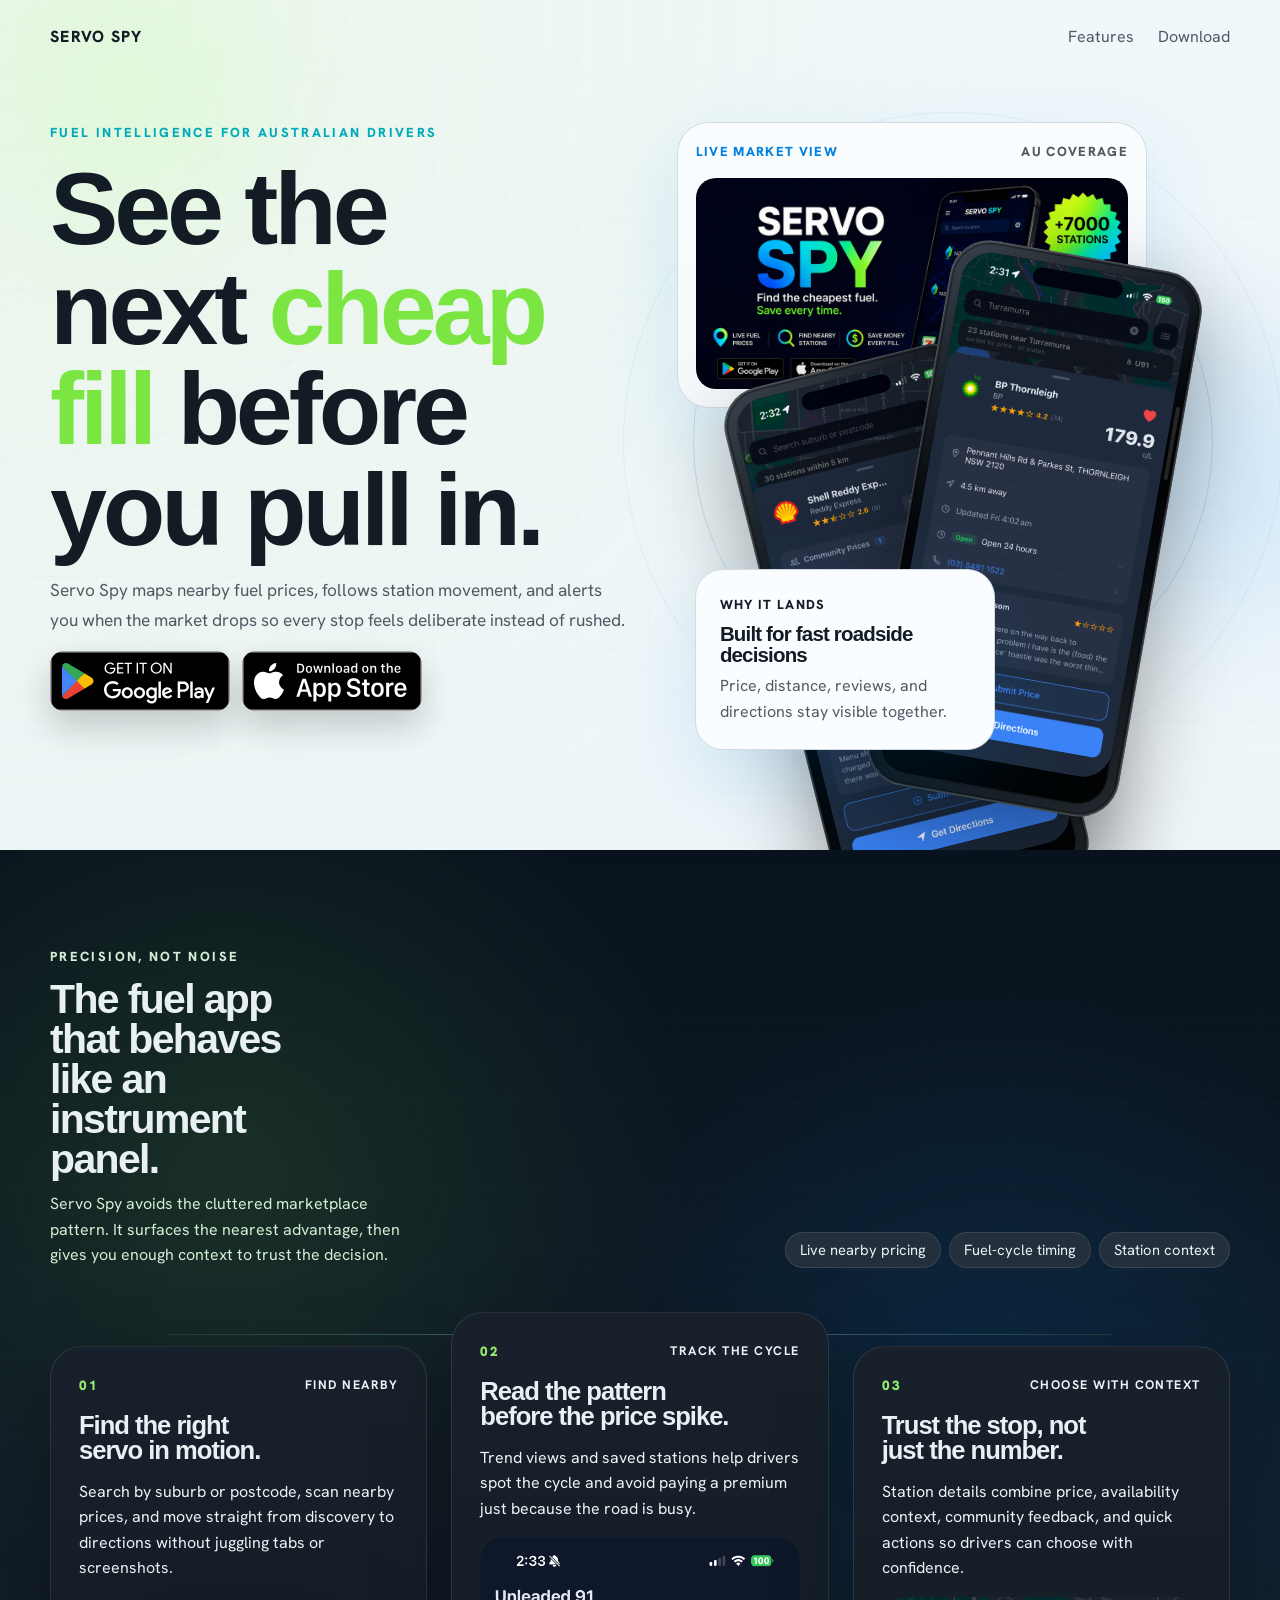
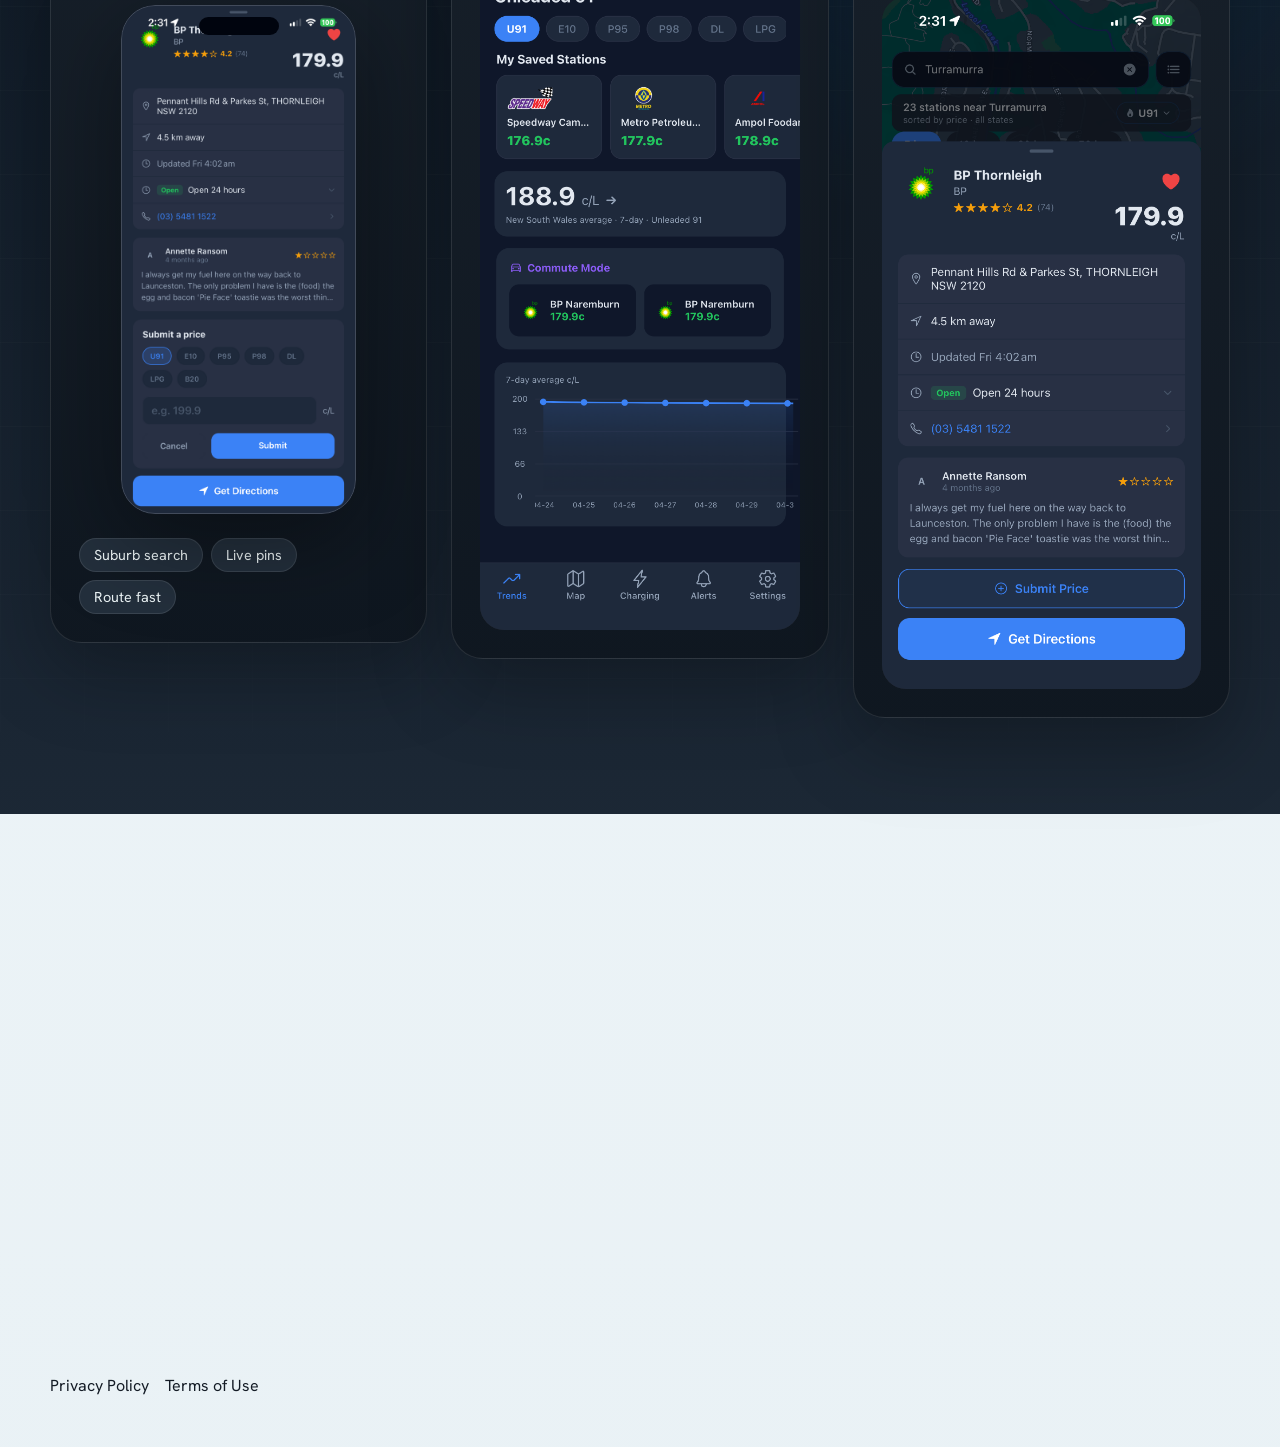
<file: index.html>
<!doctype html>
<html lang="en">
  <head>
    <meta charset="utf-8" />
    <meta name="viewport" content="width=device-width, initial-scale=1" />
    <title>Servo Spy | Find Cheaper Fuel Across Australia</title>
    <meta
      name="description"
      content="Servo Spy helps Australian drivers compare nearby fuel prices, watch market movement, and catch price drops before the next fill."
    />
    <meta property="og:title" content="Servo Spy" />
    <meta
      property="og:description"
      content="Fuel intelligence for Australian drivers. Compare nearby stations, track price movement, and save on every fill."
    />
    <meta property="og:image" content="./media/cover-graph.png" />
    <link rel="preconnect" href="https://fonts.googleapis.com" />
    <link rel="preconnect" href="https://fonts.gstatic.com" crossorigin />
    <link
      href="https://fonts.googleapis.com/css2?family=Archivo+Expanded:wght@600;700;800&amp;family=Hanken+Grotesk:wght@400;500;600;700;800&amp;display=swap"
      rel="stylesheet"
    />
    <link rel="stylesheet" href="./styles.css" />
  </head>
  <body class="landing-body">
    <div class="site-chrome" aria-hidden="true">
      <div class="site-glow site-glow-a"></div>
      <div class="site-glow site-glow-b"></div>
      <div class="site-grid"></div>
    </div>

    <header class="topbar page-shell">
      <a class="brand" href="./index.html" aria-label="Servo Spy home">
        
        <span>SERVO SPY</span>
      </a>
      <nav class="topnav" aria-label="Primary">
        <a href="#features">Features</a>
        <a href="#download">Download</a>
      </nav>
    </header>

    <main>
      <section class="hero page-shell">
        <div class="hero-copy" data-reveal>
          <p class="eyebrow">Fuel intelligence for Australian drivers</p>
          <h1>
            See the next
            <span class="accent-line">cheap fill</span>
            before you pull in.
          </h1>
          <p class="lede">
            Servo Spy maps nearby fuel prices, follows station movement, and alerts you when the
            market drops so every stop feels deliberate instead of rushed.
          </p>

          <div class="store-group" id="download">
            <a
              class="store-badge-link"
              href="https://play.google.com/store/apps/details?id=com.servostation.app"
              target="_blank"
              rel="noreferrer"
              aria-label="Get Servo Spy on Google Play"
            >
              <img src="./badges/playstore.svg" alt="Get it on Google Play" />
            </a>
            <a
              class="store-badge-link"
              href="https://apps.apple.com/au/app/servo-spy/id6764490878"
              aria-label="Download Servo Spy on the App Store"
              title="Replace with the final App Store listing URL before launch"
            >
              <img src="./badges/appstore.svg" alt="Download on the App Store" />
            </a>
          </div>
        </div>

        <div class="hero-visual" data-tilt data-reveal>
          <div class="hero-orbit orbit-a"></div>
          <div class="hero-orbit orbit-b"></div>

          <article class="signal-card signal-card-cover">
            <div class="signal-header">
              <span class="signal-pill">Live market view</span>
              <span class="signal-meta">AU coverage</span>
            </div>
            <img src="./media/cover-graph.png" alt="Servo Spy cover graphic" />
          </article>

          <div class="hero-device-stage" aria-hidden="true">
            <figure class="device-shell device-shell-left">
              <div class="device-rail"></div>
              <div class="device-notch"></div>
              <div class="device-screen">
                <img
                  src="./media/screen-community-price.png"
                  alt="Servo Spy screen showing community fuel prices and station information"
                />
              </div>
            </figure>

            <figure class="device-shell device-shell-right">
              <div class="device-rail"></div>
              <div class="device-notch"></div>
              <div class="device-screen">
                <img
                  src="./media/screen-station-detail.png"
                  alt="Servo Spy station detail screen showing pricing, reviews, and directions"
                />
              </div>
            </figure>
          </div>

          <div class="micro-card micro-card-trust">
            <span class="micro-label">Why it lands</span>
            <strong>Built for fast roadside decisions</strong>
            <p>Price, distance, reviews, and directions stay visible together.</p>
          </div>
        </div>
      </section>

      <section class="section section-dark" id="features">
        <div class="page-shell feature-intro feature-intro-compact" data-reveal>
          <div class="feature-intro-copy">
            <p class="eyebrow">Precision, not noise</p>
            <h2>The fuel app that behaves like an instrument panel.</h2>
            <p>
              Servo Spy avoids the cluttered marketplace pattern. It surfaces the nearest
              advantage, then gives you enough context to trust the decision.
            </p>
          </div>
          <div class="feature-intro-points" aria-hidden="true">
            <span>Live nearby pricing</span>
            <span>Fuel-cycle timing</span>
            <span>Station context</span>
          </div>
        </div>

        <div class="page-shell feature-sequence" data-reveal>
          <div class="feature-sequence-line" aria-hidden="true"></div>

          <article class="feature-step feature-step-map">
            <div class="feature-step-head">
              <span class="feature-step-num">01</span>
              <span class="feature-step-tag">Find nearby</span>
            </div>
            <h3>Find the right servo in motion.</h3>
            <p>
              Search by suburb or postcode, scan nearby prices, and move straight from discovery
              to directions without juggling tabs or screenshots.
            </p>
            <figure class="feature-phone-frame">
              <div class="device device-phone">
                <div class="device-chrome"></div>
                <img
                  src="./media/screen-map-search.png"
                  alt="Servo Spy map search screen with nearby station prices"
                />
              </div>
            </figure>
            <div class="feature-step-footer">
              <span>Suburb search</span>
              <span>Live pins</span>
              <span>Route fast</span>
            </div>
          </article>

          <article class="feature-step feature-step-trends">
            <div class="feature-step-head">
              <span class="feature-step-num">02</span>
              <span class="feature-step-tag">Track the cycle</span>
            </div>
            <h3>Read the pattern before the price spike.</h3>
            <p>
              Trend views and saved stations help drivers spot the cycle and avoid paying a
              premium just because the road is busy.
            </p>
            <div class="feature-tablet-frame">
              <img
                src="./media/screen-trends.png"
                alt="Servo Spy trends screen showing saved stations and pricing trends"
              />
            </div>
          </article>

          <article class="feature-step feature-step-map">
            <div class="feature-step-head">
              <span class="feature-step-num">03</span>
              <span class="feature-step-tag">Choose with context</span>
            </div>
            <h3>Trust the stop, not just the number.</h3>
            <p>
              Station details combine price, availability context, community feedback, and quick
              actions so drivers can choose with confidence.
            </p>
           
            <div class="feature-mini-shot">
              <img
                src="./media/screen-station-detail.png"
                alt="Servo Spy station detail screen showing pricing, reviews, and directions"
              />
            </div>
          </article>
        </div>
      </section>

      <section class="cta-section" id="download">
        <div class="page-shell download-stage">
        

          <div class="cta-shell" data-reveal>
            <div class="cta-copy">
              <p class="eyebrow">Download Servo Spy</p>
              <h2>Fuel savings feel better when the decision is already made.</h2>
              <p class="lede">
                Put live prices, station context, and price-drop awareness in your pocket before
                the next refill.
              </p>
            </div>
            <div class="cta-actions">
              <a
                class="store-badge-link"
                href="https://play.google.com/store/apps/details?id=com.servostation.app"
                target="_blank"
                rel="noreferrer"
                aria-label="Get Servo Spy on Google Play"
              >
                <img src="./badges/playstore.svg" alt="Get it on Google Play" />
              </a>
              <a
                class="store-badge-link"
                href="https://apps.apple.com/au/app/servo-spy/id6764490878"
                aria-label="Download Servo Spy on the App Store"
                title="Replace with the final App Store listing URL before launch"
              >
                <img src="./badges/appstore.svg" alt="Download on the App Store" />
              </a>
            </div>
          </div>
        </div>
      </section>
    </main>

    <footer class="footer page-shell">
      
      <nav class="footer-nav" aria-label="Legal">
        <a href="./privacy.html">Privacy Policy</a>
        <a href="./terms.html">Terms of Use</a>
      </nav>
    </footer>

    <script src="./landing.js"></script>
  </body>
</html>
</file>
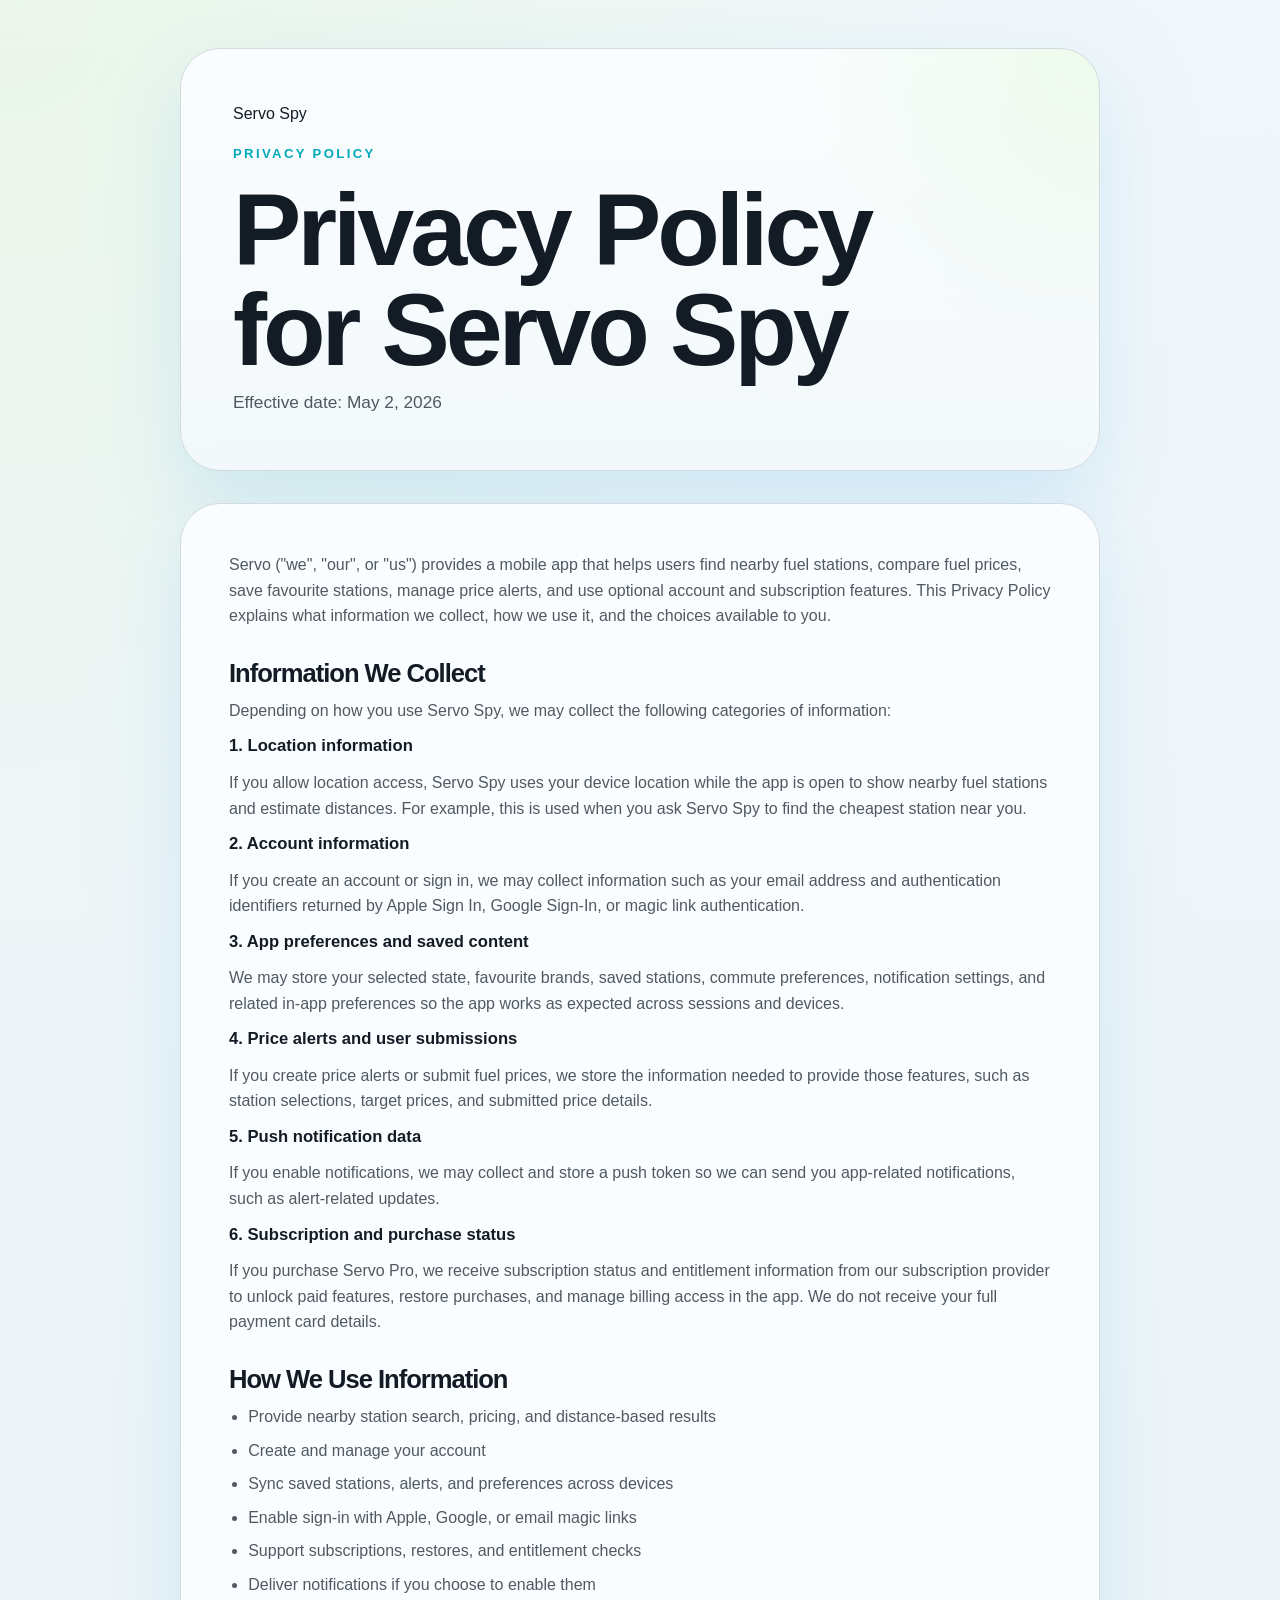
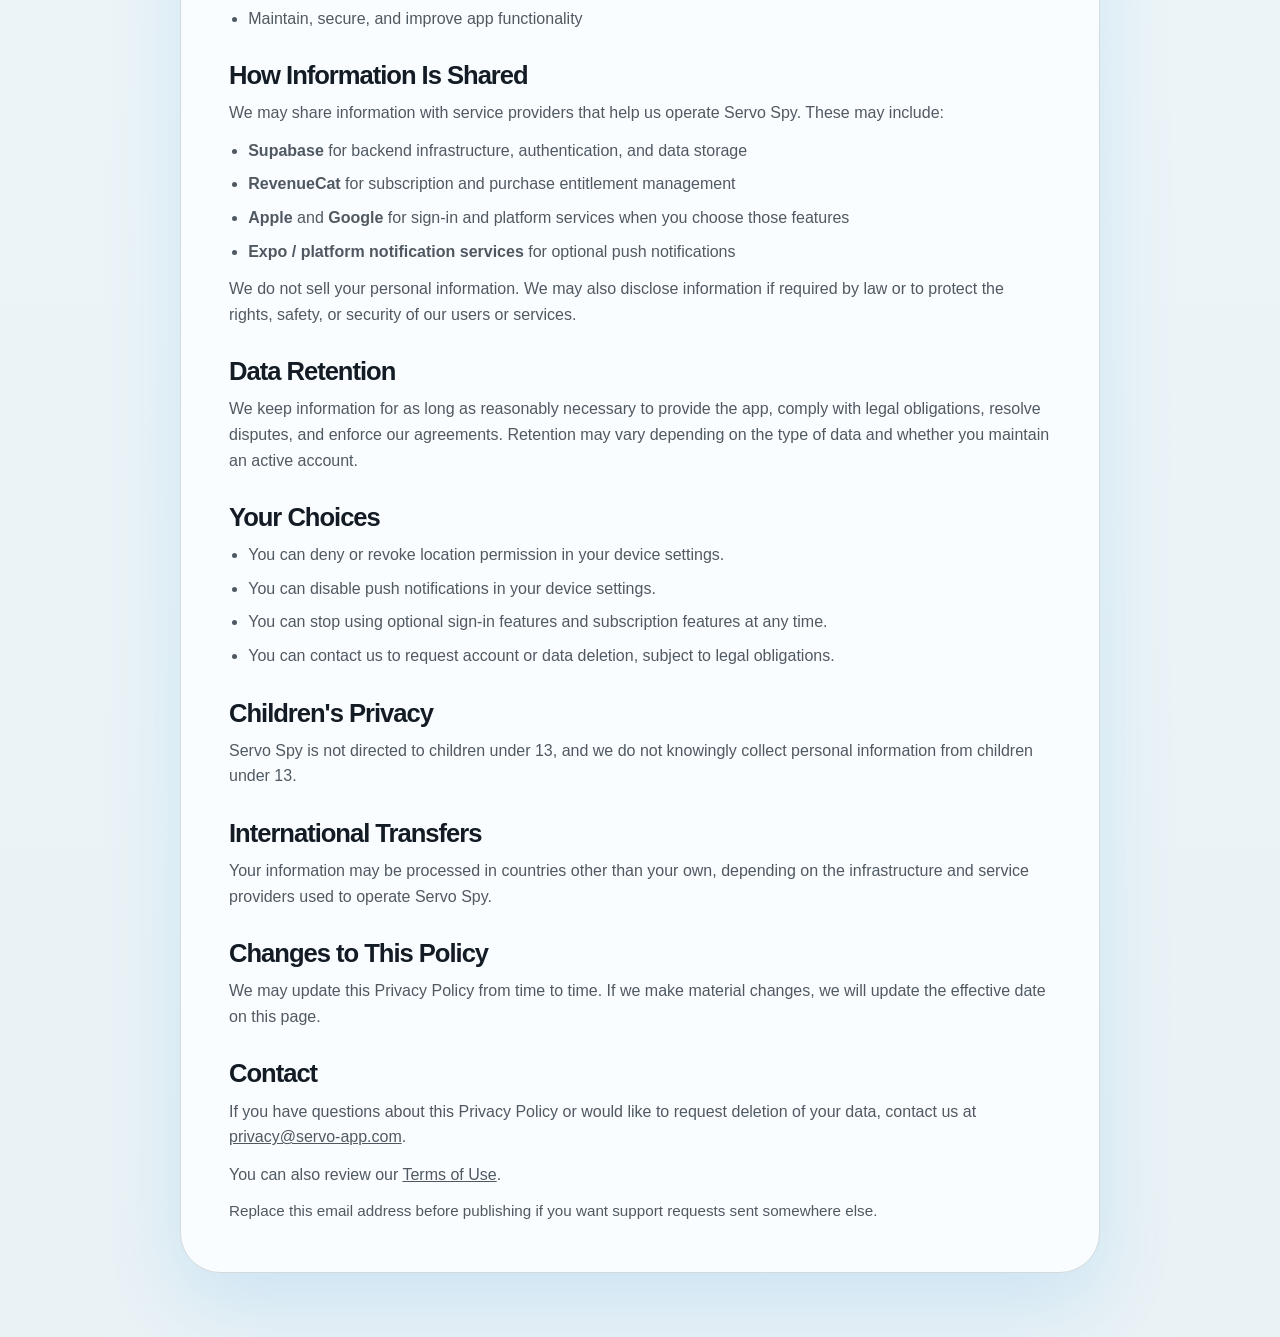
<file: privacy.html>
<!doctype html>
<html lang="en">
  <head>
    <meta charset="utf-8" />
    <meta name="viewport" content="width=device-width, initial-scale=1" />
    <title>Servo Spy Privacy Policy</title>
    <meta
      name="description"
      content="Privacy Policy for Servo Spy, the fuel price and station finder app."
    />
    <link rel="stylesheet" href="./styles.css" />
  </head>
  <body>
    <div class="page-shell page-shell-policy">
      <header class="policy-header">
        <a class="back-link" href="./index.html">Servo  Spy</a>
        <p class="eyebrow">Privacy Policy</p>
        <h1>Privacy Policy for Servo Spy</h1>
        <p class="lede policy-meta">Effective date: May 2, 2026</p>
      </header>

      <main class="policy-layout">
        <article class="policy">
          <section>
            <p>
              Servo ("we", "our", or "us") provides a mobile app that helps users find nearby fuel
              stations, compare fuel prices, save favourite stations, manage price alerts, and use
              optional account and subscription features. This Privacy Policy explains what
              information we collect, how we use it, and the choices available to you.
            </p>
          </section>

          <section>
            <h2>Information We Collect</h2>
            <p>Depending on how you use Servo Spy, we may collect the following categories of information:</p>
            <h3>1. Location information</h3>
            <p>
              If you allow location access, Servo Spy uses your device location while the app is open
              to show nearby fuel stations and estimate distances. For example, this is used when
              you ask Servo Spy to find the cheapest station near you.
            </p>
            <h3>2. Account information</h3>
            <p>
              If you create an account or sign in, we may collect information such as your email
              address and authentication identifiers returned by Apple Sign In, Google Sign-In, or
              magic link authentication.
            </p>
            <h3>3. App preferences and saved content</h3>
            <p>
              We may store your selected state, favourite brands, saved stations, commute
              preferences, notification settings, and related in-app preferences so the app works
              as expected across sessions and devices.
            </p>
            <h3>4. Price alerts and user submissions</h3>
            <p>
              If you create price alerts or submit fuel prices, we store the information needed to
              provide those features, such as station selections, target prices, and submitted
              price details.
            </p>
            <h3>5. Push notification data</h3>
            <p>
              If you enable notifications, we may collect and store a push token so we can send you
              app-related notifications, such as alert-related updates.
            </p>
            <h3>6. Subscription and purchase status</h3>
            <p>
              If you purchase Servo Pro, we receive subscription status and entitlement information
              from our subscription provider to unlock paid features, restore purchases, and manage
              billing access in the app. We do not receive your full payment card details.
            </p>
          </section>

          <section>
            <h2>How We Use Information</h2>
            <ul class="list">
              <li>Provide nearby station search, pricing, and distance-based results</li>
              <li>Create and manage your account</li>
              <li>Sync saved stations, alerts, and preferences across devices</li>
              <li>Enable sign-in with Apple, Google, or email magic links</li>
              <li>Support subscriptions, restores, and entitlement checks</li>
              <li>Deliver notifications if you choose to enable them</li>
              <li>Maintain, secure, and improve app functionality</li>
            </ul>
          </section>

          <section>
            <h2>How Information Is Shared</h2>
            <p>
              We may share information with service providers that help us operate Servo Spy. These may
              include:
            </p>
            <ul class="list">
              <li>
                <strong>Supabase</strong> for backend infrastructure, authentication, and data
                storage
              </li>
              <li>
                <strong>RevenueCat</strong> for subscription and purchase entitlement management
              </li>
              <li>
                <strong>Apple</strong> and <strong>Google</strong> for sign-in and platform
                services when you choose those features
              </li>
              <li>
                <strong>Expo / platform notification services</strong> for optional push
                notifications
              </li>
            </ul>
            <p>
              We do not sell your personal information. We may also disclose information if
              required by law or to protect the rights, safety, or security of our users or
              services.
            </p>
          </section>

          <section>
            <h2>Data Retention</h2>
            <p>
              We keep information for as long as reasonably necessary to provide the app, comply
              with legal obligations, resolve disputes, and enforce our agreements. Retention may
              vary depending on the type of data and whether you maintain an active account.
            </p>
          </section>

          <section>
            <h2>Your Choices</h2>
            <ul class="list">
              <li>You can deny or revoke location permission in your device settings.</li>
              <li>You can disable push notifications in your device settings.</li>
              <li>You can stop using optional sign-in features and subscription features at any time.</li>
              <li>You can contact us to request account or data deletion, subject to legal obligations.</li>
            </ul>
          </section>

          <section>
            <h2>Children's Privacy</h2>
            <p>
              Servo Spy is not directed to children under 13, and we do not knowingly collect personal
              information from children under 13.
            </p>
          </section>

          <section>
            <h2>International Transfers</h2>
            <p>
              Your information may be processed in countries other than your own, depending on the
              infrastructure and service providers used to operate Servo Spy.
            </p>
          </section>

          <section>
            <h2>Changes to This Policy</h2>
            <p>
              We may update this Privacy Policy from time to time. If we make material changes, we
              will update the effective date on this page.
            </p>
          </section>

          <section>
            <h2>Contact</h2>
            <p>
              If you have questions about this Privacy Policy or would like to request deletion of
              your data, contact us at
              <a href="mailto:privacy@servo-app.com">privacy@servo-app.com</a>.
            </p>
            <p>
              You can also review our <a href="./terms.html">Terms of Use</a>.
            </p>
            <p class="note">
              Replace this email address before publishing if you want support requests sent
              somewhere else.
            </p>
          </section>
        </article>
      </main>
    </div>
  </body>
</html>
</file>
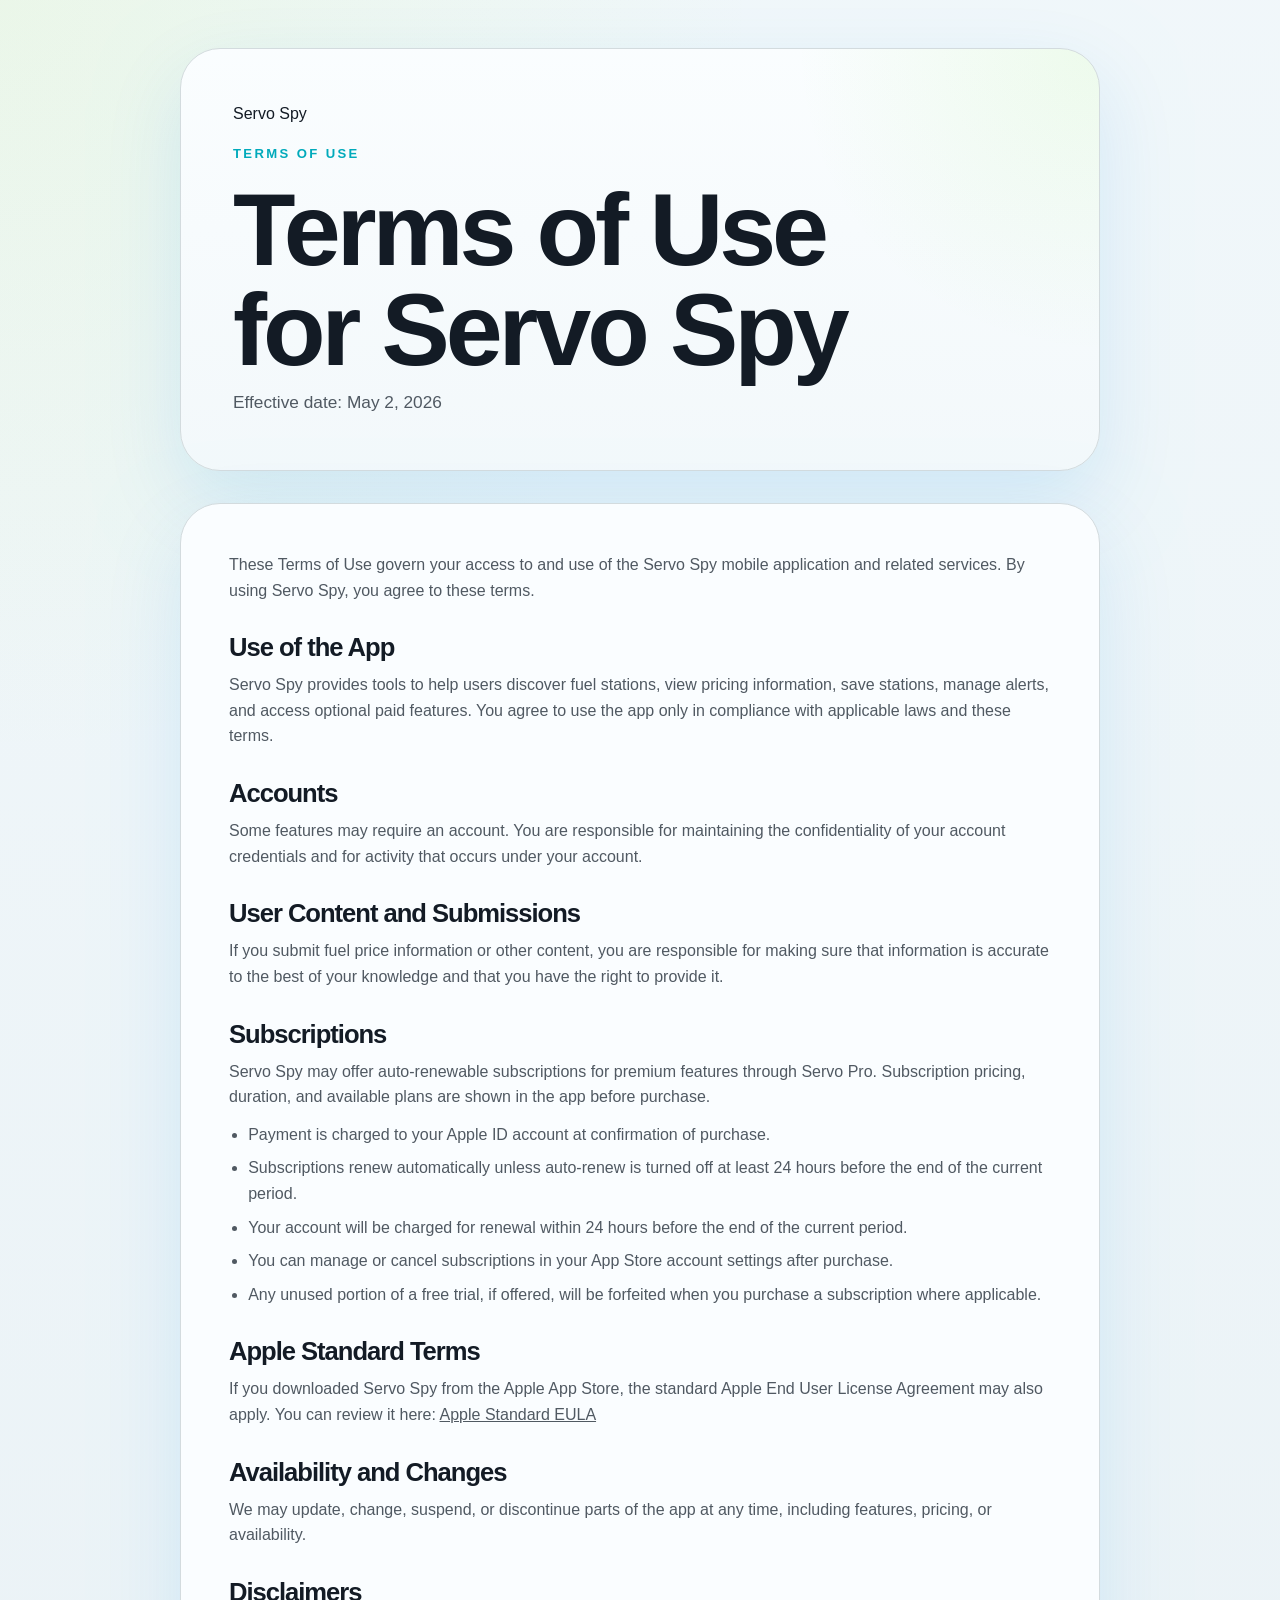
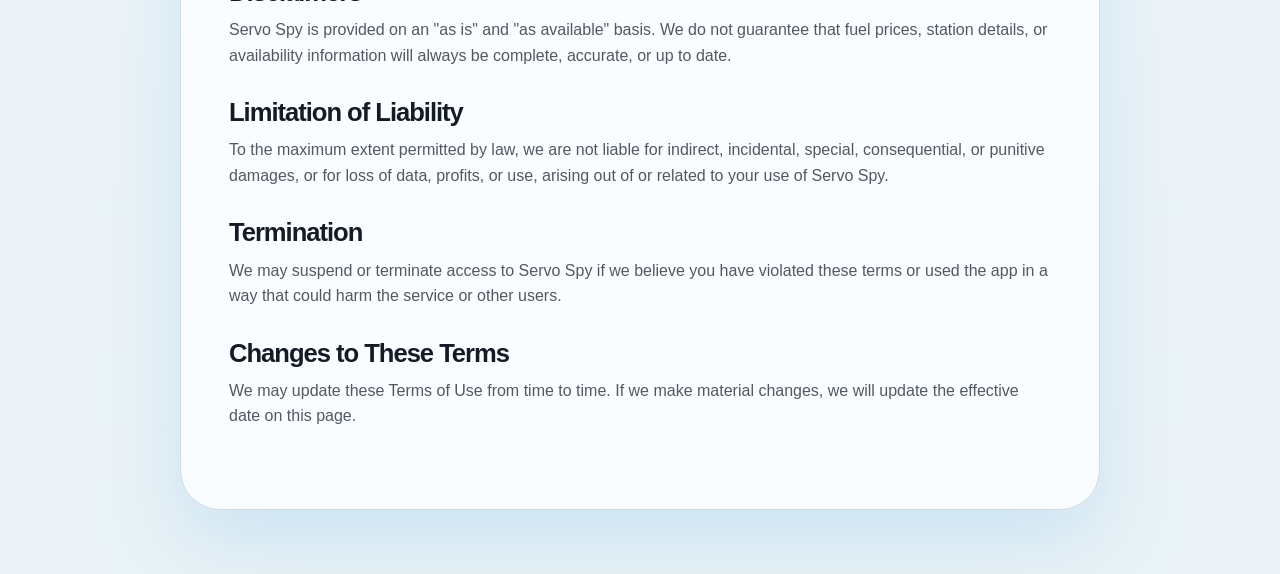
<file: terms.html>
<!doctype html>
<html lang="en">
  <head>
    <meta charset="utf-8" />
    <meta name="viewport" content="width=device-width, initial-scale=1" />
    <title>Servo Spy Terms of Use</title>
    <meta
      name="description"
      content="Terms of Use for Servo Spy, the fuel price and station finder app."
    />
    <link rel="stylesheet" href="./styles.css" />
  </head>
  <body>
    <div class="page-shell page-shell-policy">
      <header class="policy-header">
        <a class="back-link" href="./index.html">Servo Spy</a>
        <p class="eyebrow">Terms of Use</p>
        <h1>Terms of Use for Servo Spy</h1>
        <p class="lede policy-meta">Effective date: May 2, 2026</p>
      </header>

      <main class="policy-layout">
        <article class="policy">
          <section>
            <p>
              These Terms of Use govern your access to and use of the Servo Spy mobile application
              and related services. By using Servo Spy, you agree to these terms.
            </p>
          </section>

          <section>
            <h2>Use of the App</h2>
            <p>
              Servo Spy provides tools to help users discover fuel stations, view pricing
              information, save stations, manage alerts, and access optional paid features. You
              agree to use the app only in compliance with applicable laws and these terms.
            </p>
          </section>

          <section>
            <h2>Accounts</h2>
            <p>
              Some features may require an account. You are responsible for maintaining the
              confidentiality of your account credentials and for activity that occurs under your
              account.
            </p>
          </section>

          <section>
            <h2>User Content and Submissions</h2>
            <p>
              If you submit fuel price information or other content, you are responsible for making
              sure that information is accurate to the best of your knowledge and that you have the
              right to provide it.
            </p>
          </section>

          <section>
            <h2>Subscriptions</h2>
            <p>
              Servo Spy may offer auto-renewable subscriptions for premium features through Servo
              Pro. Subscription pricing, duration, and available plans are shown in the app before
              purchase.
            </p>
            <ul class="list">
              <li>Payment is charged to your Apple ID account at confirmation of purchase.</li>
              <li>
                Subscriptions renew automatically unless auto-renew is turned off at least 24 hours
                before the end of the current period.
              </li>
              <li>
                Your account will be charged for renewal within 24 hours before the end of the
                current period.
              </li>
              <li>
                You can manage or cancel subscriptions in your App Store account settings after
                purchase.
              </li>
              <li>
                Any unused portion of a free trial, if offered, will be forfeited when you purchase
                a subscription where applicable.
              </li>
            </ul>
          </section>

          <section>
            <h2>Apple Standard Terms</h2>
            <p>
              If you downloaded Servo Spy from the Apple App Store, the standard Apple End User
              License Agreement may also apply. You can review it here:
              <a href="https://www.apple.com/legal/internet-services/itunes/dev/stdeula/">
                Apple Standard EULA
              </a>
            </p>
          </section>

          <section>
            <h2>Availability and Changes</h2>
            <p>
              We may update, change, suspend, or discontinue parts of the app at any time,
              including features, pricing, or availability.
            </p>
          </section>

          <section>
            <h2>Disclaimers</h2>
            <p>
              Servo Spy is provided on an "as is" and "as available" basis. We do not guarantee
              that fuel prices, station details, or availability information will always be
              complete, accurate, or up to date.
            </p>
          </section>

          <section>
            <h2>Limitation of Liability</h2>
            <p>
              To the maximum extent permitted by law, we are not liable for indirect, incidental,
              special, consequential, or punitive damages, or for loss of data, profits, or use,
              arising out of or related to your use of Servo Spy.
            </p>
          </section>

          <section>
            <h2>Termination</h2>
            <p>
              We may suspend or terminate access to Servo Spy if we believe you have violated these
              terms or used the app in a way that could harm the service or other users.
            </p>
          </section>

          <section>
            <h2>Changes to These Terms</h2>
            <p>
              We may update these Terms of Use from time to time. If we make material changes, we
              will update the effective date on this page.
            </p>
          </section>

           <section> <!--
            <h2>Contact</h2>
            <p>
              If you have questions about these Terms of Use, contact us at
              <a href="mailto:privacy@servo-app.com">privacy@servo-app.com</a>.
            </p>
            <p>
              You can also review our <a href="./privacy.html">Privacy Policy</a>.
            </p>
         -->
          </section>
        </article>
      </main>
    </div>
  </body>
</html>
</file>
<file: styles.css>
:root {
  color-scheme: light;
  --bg: oklch(0.972 0.008 228);
  --bg-soft: oklch(0.955 0.01 228);
  --surface: oklch(0.992 0.004 228);
  --surface-strong: oklch(0.27 0.03 252);
  --surface-stronger: oklch(0.18 0.028 252);
  --surface-panel: oklch(0.22 0.024 252);
  --ink: oklch(0.22 0.022 250);
  --ink-soft: oklch(0.46 0.018 248);
  --ink-inverse: oklch(0.95 0.01 220);
  --line: oklch(0.87 0.011 228);
  --line-strong: oklch(0.38 0.026 248 / 0.55);
  --petrol-blue: oklch(0.58 0.19 244);
  --signal-green: oklch(0.83 0.22 137);
  --signal-orange: oklch(0.73 0.19 58);
  --signal-lime: oklch(0.89 0.2 128);
  --shadow-soft: 0 30px 80px color-mix(in oklab, var(--petrol-blue) 13%, transparent);
  --shadow-panel: 0 28px 90px color-mix(in oklab, black 36%, transparent);
  --radius-sm: 18px;
  --radius-md: 28px;
  --radius-lg: 40px;
  --space-1: 4px;
  --space-2: 8px;
  --space-3: 12px;
  --space-4: 16px;
  --space-5: 24px;
  --space-6: 32px;
  --space-7: 48px;
  --space-8: 64px;
  --space-9: 96px;
  --max: 1180px;
}

* {
  box-sizing: border-box;
}

html {
  min-height: 100%;
  scroll-behavior: smooth;
  background:
    radial-gradient(circle at top left, color-mix(in oklab, var(--signal-lime) 10%, transparent), transparent 30%),
    linear-gradient(180deg, var(--bg), var(--bg-soft));
}

body {
  margin: 0;
  min-height: 100%;
  color: var(--ink);
  font-family: "Hanken Grotesk", sans-serif;
  line-height: 1.6;
  background: transparent;
}

img {
  display: block;
  max-width: 100%;
}

a {
  color: inherit;
}

h1,
h2,
h3 {
  margin: 0;
  font-family: "Archivo Expanded", sans-serif;
  font-weight: 700;
  line-height: 0.98;
  letter-spacing: -0.04em;
  text-wrap: balance;
}

p {
  margin: 0;
}

.page-shell {
  position: relative;
  width: min(calc(100% - 32px), var(--max));
  margin: 0 auto;
}

.landing-body {
  overflow-x: clip;
}

.site-chrome {
  position: fixed;
  inset: 0;
  z-index: -1;
  overflow: clip;
  pointer-events: none;
}

.site-glow {
  position: absolute;
  border-radius: 999px;
  filter: blur(42px);
  opacity: 0.7;
}

.site-glow-a {
  top: -120px;
  left: -80px;
  width: 420px;
  height: 420px;
  background: radial-gradient(circle, color-mix(in oklab, var(--signal-green) 30%, white), transparent 70%);
}

.site-glow-b {
  top: 30%;
  right: -140px;
  width: 420px;
  height: 420px;
  background: radial-gradient(circle, color-mix(in oklab, var(--petrol-blue) 28%, white), transparent 72%);
}

.site-grid {
  position: absolute;
  inset: 0;
  background-image:
    linear-gradient(color-mix(in oklab, var(--petrol-blue) 10%, transparent) 1px, transparent 1px),
    linear-gradient(90deg, color-mix(in oklab, var(--petrol-blue) 8%, transparent) 1px, transparent 1px);
  background-size: 72px 72px;
  opacity: 0.16;
  mask-image: linear-gradient(180deg, transparent, black 18%, black 76%, transparent);
}

.topbar {
  display: flex;
  align-items: center;
  justify-content: space-between;
  gap: var(--space-5);
  padding-top: var(--space-5);
}

.brand {
  display: inline-flex;
  align-items: center;
  gap: var(--space-3);
  text-decoration: none;
  font-weight: 800;
  letter-spacing: 0.08em;
}

.brand img {
  width: 38px;
  height: 38px;
  object-fit: contain;
}

.topnav {
  display: inline-flex;
  align-items: center;
  gap: var(--space-5);
  color: var(--ink-soft);
}

.topnav a {
  text-decoration: none;
}

.hero {
  display: grid;
  grid-template-columns: minmax(0, 1.02fr) minmax(320px, 0.98fr);
  gap: clamp(28px, 4vw, 56px);
  align-items: start;
  padding: clamp(40px, 6vw, 72px) 0 clamp(52px, 7vw, 88px);
}

.hero-copy {
  display: grid;
  gap: var(--space-4);
}

.eyebrow {
  color: color-mix(in oklab, var(--petrol-blue) 64%, var(--signal-green));
  font-size: 0.82rem;
  font-weight: 800;
  letter-spacing: 0.18em;
  text-transform: uppercase;
}

.hero h1,
.policy-header h1 {
  max-width: 10ch;
  font-size: clamp(3.6rem, 8vw, 7.2rem);
}

.accent-line {
  color: var(--signal-green);
}

.lede {
  max-width: 60ch;
  color: var(--ink-soft);
  font-size: 1.08rem;
  line-height: 1.72;
}

.store-group,
.cta-actions {
  display: flex;
  flex-wrap: wrap;
  gap: var(--space-3);
}

.store-badge-link {
  display: inline-flex;
  border-radius: 14px;
  box-shadow: 0 16px 34px color-mix(in oklab, black 18%, transparent);
  transition: transform 180ms ease, box-shadow 180ms ease;
}

.store-badge-link:hover,
.store-badge-link:focus-visible {
  transform: translateY(-2px);
  box-shadow: 0 22px 40px color-mix(in oklab, black 24%, transparent);
}

.store-badge-link img {
  width: 180px;
  height: auto;
  border-radius: 14px;
}

.kicker,
.signal-pill,
.signal-meta,
.micro-label {
  font-size: 0.82rem;
  font-weight: 800;
  letter-spacing: 0.1em;
  text-transform: uppercase;
}

.hero-visual {
  position: relative;
  min-height: 640px;
  padding-top: 6px;
  transform-style: preserve-3d;
}

.hero-orbit {
  position: absolute;
  inset: 50% auto auto 50%;
  border: 1px solid color-mix(in oklab, var(--petrol-blue) 18%, transparent);
  border-radius: 999px;
  transform: translate(-50%, -50%);
}

.orbit-a {
  width: 520px;
  height: 520px;
}

.orbit-b {
  width: 660px;
  height: 660px;
  opacity: 0.42;
}

.signal-card,
.micro-card,
.feature-panel,
.screen-card,
.cta-shell,
.policy,
.policy-header {
  border: 1px solid color-mix(in oklab, var(--line) 88%, white);
  box-shadow: var(--shadow-soft);
}

.signal-card {
  position: absolute;
  inset: 0 auto auto 0;
  width: min(100%, 470px);
  padding: 18px;
  border-radius: 32px;
  background:
    linear-gradient(180deg, color-mix(in oklab, var(--surface) 88%, white), color-mix(in oklab, var(--bg) 72%, white)),
    var(--surface);
  z-index: 1;
}

.signal-card-cover img {
  margin-top: var(--space-4);
  border-radius: 20px;
}

.signal-header {
  display: flex;
  align-items: center;
  justify-content: space-between;
  gap: var(--space-3);
}

.signal-pill {
  color: var(--petrol-blue);
}

.signal-meta {
  color: var(--ink-soft);
}

.device img,
.tablet-frame img,
.screen-card img {
  width: 100%;
  height: 100%;
  object-fit: cover;
}

.device {
  position: absolute;
  overflow: hidden;
  border-radius: 34px;
  background: linear-gradient(180deg, oklch(0.14 0.02 252), oklch(0.1 0.016 252));
  box-shadow: var(--shadow-panel);
}

.device::before {
  content: "";
  position: absolute;
  inset: 0;
  border: 1px solid color-mix(in oklab, white 16%, transparent);
  border-radius: inherit;
  pointer-events: none;
}

.device-phone {
  width: min(280px, 34vw);
  aspect-ratio: 1179 / 2556;
}

.device-chrome {
  position: absolute;
  top: 12px;
  left: 50%;
  z-index: 1;
  width: 34%;
  height: 18px;
  border-radius: 999px;
  background: color-mix(in oklab, black 82%, var(--petrol-blue));
  transform: translateX(-50%);
}

.hero-device-stage {
  position: absolute;
  right: 4px;
  top: 102px;
  width: min(100%, 560px);
  height: 470px;
  z-index: 2;
}

.device-shell {
  position: absolute;
  overflow: hidden;
  width: 255px;
  aspect-ratio: 1179 / 2556;
  padding: 12px;
  border-radius: 40px;
  background:
    linear-gradient(145deg, oklch(0.38 0.02 250), oklch(0.08 0.01 250) 48%, oklch(0.28 0.015 248));
  box-shadow:
    inset 0 0 0 1px color-mix(in oklab, white 24%, transparent),
    inset 0 0 0 4px color-mix(in oklab, black 30%, transparent),
    0 34px 90px color-mix(in oklab, black 38%, transparent);
}

.device-shell::after {
  content: "";
  position: absolute;
  inset: 1px;
  border-radius: inherit;
  border: 1px solid color-mix(in oklab, white 16%, transparent);
  pointer-events: none;
}

.device-shell-left {
  left: 66px;
  top: 118px;
  transform: rotate(-14deg);
}

.device-shell-right {
  right: 24px;
  top: 12px;
  transform: rotate(10deg);
}

.device-rail {
  position: absolute;
  top: 132px;
  right: 5px;
  width: 4px;
  height: 74px;
  border-radius: 999px;
  background: color-mix(in oklab, white 18%, transparent);
  opacity: 0.75;
}

.device-notch {
  position: absolute;
  top: 18px;
  left: 50%;
  z-index: 1;
  width: 36%;
  height: 18px;
  border-radius: 999px;
  background: color-mix(in oklab, black 82%, var(--petrol-blue));
  transform: translateX(-50%);
}

.device-screen {
  position: relative;
  overflow: hidden;
  width: 100%;
  height: 100%;
  border-radius: 30px;
  background: oklch(0.09 0.01 250);
  box-shadow: inset 0 0 0 1px color-mix(in oklab, white 10%, transparent);
}

.device-screen img {
  border-radius: 30px;
}

.micro-card {
  position: absolute;
  left: 18px;
  bottom: 12px;
  width: min(100%, 300px);
  display: grid;
  gap: var(--space-2);
  padding: var(--space-5);
  border-radius: 28px;
  background: color-mix(in oklab, var(--surface) 94%, white);
  z-index: 3;
}

.micro-card strong {
  font-family: "Archivo Expanded", sans-serif;
  font-size: 1.28rem;
  letter-spacing: -0.04em;
  line-height: 1.04;
}

.micro-card p {
  color: var(--ink-soft);
}

.section {
  padding: var(--space-9) 0;
}

.section-dark {
  position: relative;
  background:
    radial-gradient(circle at 18% 20%, color-mix(in oklab, var(--signal-green) 12%, transparent), transparent 28%),
    radial-gradient(circle at 78% 36%, color-mix(in oklab, var(--petrol-blue) 16%, transparent), transparent 30%),
    linear-gradient(180deg, var(--surface-stronger), var(--surface-strong));
  color: var(--ink-inverse);
}

.section-dark::before {
  content: "";
  position: absolute;
  inset: 0;
  background-image:
    linear-gradient(color-mix(in oklab, white 6%, transparent) 1px, transparent 1px),
    linear-gradient(90deg, color-mix(in oklab, white 4%, transparent) 1px, transparent 1px);
  background-size: 84px 84px;
  opacity: 0.3;
  mask-image: linear-gradient(180deg, transparent, black 15%, black 85%, transparent);
}

.feature-intro,
.section-heading {
  display: grid;
  grid-template-columns: minmax(0, 0.95fr) minmax(280px, 0.75fr);
  gap: var(--space-5);
  align-items: center;
  margin-bottom: var(--space-6);
}

.feature-intro p:last-child,
.section-heading p:last-child {
  max-width: 46ch;
}

.feature-intro-compact {
  grid-template-columns: minmax(0, 1fr) auto;
  align-items: end;
  padding: 0 0 var(--space-3);
}

.feature-intro-copy {
  display: grid;
  gap: var(--space-3);
  max-width: 52rem;
}

.feature-intro-copy p:last-child {
  max-width: 42ch;
}

.feature-intro-points {
  display: flex;
  flex-wrap: wrap;
  justify-content: flex-end;
  gap: var(--space-2);
}

.feature-intro-points span {
  display: inline-flex;
  align-items: center;
  min-height: 36px;
  padding: 0 14px;
  border-radius: 999px;
  border: 1px solid color-mix(in oklab, white 10%, transparent);
  background: color-mix(in oklab, white 4%, var(--surface-strong));
  color: color-mix(in oklab, var(--ink-inverse) 82%, white);
  font-size: 0.92rem;
}

.section-dark .eyebrow,
.section-dark p,
.section-dark .kicker,
.section-dark .evidence-list span {
  color: color-mix(in oklab, var(--ink-inverse) 80%, var(--signal-green));
}

.section-dark h2,
.section-dark h3,
.section-dark strong {
  color: var(--ink-inverse);
}

.feature-intro h2,
.section-heading h2,
.cta-shell h2 {
  max-width: 11ch;
  font-size: clamp(2rem, 3.2vw, 3.25rem);
}

.feature-sequence {
  position: relative;
  display: grid;
  grid-template-columns: repeat(3, minmax(0, 1fr));
  gap: var(--space-5);
  align-items: start;
}

.feature-sequence-line {
  position: absolute;
  top: 22px;
  left: 10%;
  right: 10%;
  height: 1px;
  background: linear-gradient(
    90deg,
    color-mix(in oklab, var(--signal-green) 28%, transparent),
    color-mix(in oklab, var(--petrol-blue) 45%, white),
    color-mix(in oklab, var(--signal-green) 28%, transparent)
  );
  opacity: 0.45;
}

.feature-step {
  position: relative;
  z-index: 1;
  display: grid;
  gap: var(--space-4);
  padding: 28px;
  border-radius: 32px;
  border: 1px solid color-mix(in oklab, white 10%, transparent);
  background:
    linear-gradient(180deg, color-mix(in oklab, white 3%, var(--surface-panel)), color-mix(in oklab, black 8%, var(--surface-panel)));
  box-shadow: 0 28px 80px color-mix(in oklab, black 28%, transparent);
}

.feature-step-map {
  margin-top: 34px;
}

.feature-step-trust {
  margin-top: 68px;
}

.feature-step-head {
  display: flex;
  align-items: center;
  justify-content: space-between;
  gap: var(--space-3);
}

.feature-step-num {
  font-size: 0.84rem;
  font-weight: 900;
  letter-spacing: 0.16em;
  color: color-mix(in oklab, var(--signal-green) 82%, white);
}

.feature-step-tag {
  font-size: 0.78rem;
  font-weight: 700;
  letter-spacing: 0.12em;
  text-transform: uppercase;
  color: color-mix(in oklab, var(--ink-inverse) 74%, white);
}

.feature-step h3,
.screen-card h3 {
  font-size: clamp(1.6rem, 2vw, 2.3rem);
}

.feature-step p,
.screen-card-copy p {
  color: color-mix(in oklab, var(--ink-inverse) 74%, white);
}

.feature-phone-frame {
  display: grid;
  justify-content: center;
  min-height: 318px;
  margin: var(--space-2) 0;
}

.feature-phone-frame .device {
  position: relative;
  width: min(235px, 100%);
}

.feature-tablet-frame,
.feature-mini-shot {
  overflow: hidden;
  border-radius: 24px;
  background: oklch(0.12 0.016 252);
  box-shadow: inset 0 0 0 1px color-mix(in oklab, white 12%, transparent);
}

.feature-tablet-frame img,
.feature-mini-shot img {
  width: 100%;
  display: block;
}

.feature-tablet-frame img {
  aspect-ratio: 1179 / 2556;
  object-fit: cover;
  object-position: top center;
}

.feature-mini-shot img {
  aspect-ratio: 1179 / 2556;
  object-fit: cover;
  object-position: top center;
}

.feature-step-footer {
  display: flex;
  flex-wrap: wrap;
  gap: var(--space-2);
}

.feature-step-footer span {
  display: inline-flex;
  align-items: center;
  min-height: 34px;
  padding: 0 14px;
  border-radius: 999px;
  border: 1px solid color-mix(in oklab, white 10%, transparent);
  background: color-mix(in oklab, white 4%, var(--surface-strong));
  color: color-mix(in oklab, var(--ink-inverse) 84%, white);
  font-size: 0.9rem;
}

.feature-checklist {
  position: relative;
  display: grid;
  grid-template-columns: repeat(3, minmax(0, 1fr));
  gap: var(--space-3);
  margin: 0;
  padding: 0;
  list-style: none;
  align-items: stretch;
}

.feature-checklist::before {
  content: "";
  position: absolute;
  left: 8%;
  right: 8%;
  top: 50%;
  height: 1px;
  background: linear-gradient(
    90deg,
    transparent,
    color-mix(in oklab, var(--signal-green) 44%, white),
    color-mix(in oklab, var(--petrol-blue) 48%, white),
    transparent
  );
  opacity: 0.4;
  transform: translateY(-50%);
}

.feature-checklist::after {
  content: "";
  position: absolute;
  inset: 12% 18%;
  border-radius: 999px;
  background: radial-gradient(
    circle,
    color-mix(in oklab, var(--petrol-blue) 18%, transparent),
    transparent 68%
  );
  filter: blur(24px);
  opacity: 0.55;
  pointer-events: none;
}

.feature-checklist li {
  position: relative;
  z-index: 1;
  display: grid;
  grid-template-rows: auto 1fr;
  gap: var(--space-2);
  min-height: 168px;
  padding: 22px 20px 20px;
  border-radius: 22px;
  border: 1px solid color-mix(in oklab, white 10%, transparent);
  background:
    linear-gradient(180deg, color-mix(in oklab, white 7%, var(--surface-strong)), color-mix(in oklab, black 6%, var(--surface-strong)));
  box-shadow:
    inset 0 1px 0 color-mix(in oklab, white 8%, transparent),
    0 18px 36px color-mix(in oklab, black 16%, transparent);
  overflow: hidden;
  transition:
    transform 220ms ease,
    border-color 220ms ease,
    box-shadow 220ms ease;
}

.feature-checklist li::before {
  content: "";
  position: absolute;
  top: 16px;
  right: 16px;
  width: 10px;
  height: 10px;
  border-radius: 999px;
  background: color-mix(in oklab, var(--signal-green) 78%, white);
  box-shadow: 0 0 18px color-mix(in oklab, var(--signal-green) 42%, transparent);
}

.feature-checklist li::after {
  content: "";
  position: absolute;
  inset: 0 auto auto 0;
  width: 100%;
  height: 56px;
  background: linear-gradient(
    135deg,
    color-mix(in oklab, white 8%, transparent),
    transparent 58%
  );
  opacity: 0.28;
  pointer-events: none;
}

.feature-checklist li:hover {
  transform: translateY(-4px);
  border-color: color-mix(in oklab, var(--petrol-blue) 34%, white 8%);
  box-shadow:
    inset 0 1px 0 color-mix(in oklab, white 10%, transparent),
    0 24px 44px color-mix(in oklab, black 22%, transparent);
}

.feature-checklist strong {
  font-size: 1rem;
}

.feature-checklist span {
  color: color-mix(in oklab, var(--ink-inverse) 76%, white);
  line-height: 1.55;
}

.section-heading p {
  color: var(--ink-soft);
}

.footer p,
.policy p,
.policy li {
  color: var(--ink-soft);
}

.cta-section {
  padding: 0 0 var(--space-9);
}

.download-stage {
  display: grid;
  gap: var(--space-5);
}

.download-artwork {
  margin: 0;
  overflow: hidden;
  border-radius: 34px;
  border: 1px solid color-mix(in oklab, var(--line) 85%, white);
  background:
    radial-gradient(circle at 18% 18%, color-mix(in oklab, var(--signal-green) 10%, transparent), transparent 24%),
    color-mix(in oklab, var(--surface) 94%, white);
  box-shadow: var(--shadow-soft);
}

.download-artwork img {
  display: block;
  width: 100%;
  aspect-ratio: 1024 / 500;
  object-fit: cover;
  object-position: center;
}

.cta-shell {
  display: grid;
  gap: var(--space-5);
  justify-items: center;
  padding: clamp(28px, 5vw, 56px);
  border-radius: 38px;
  background:
    radial-gradient(circle at right top, color-mix(in oklab, var(--signal-green) 20%, transparent), transparent 34%),
    linear-gradient(180deg, color-mix(in oklab, var(--surface) 92%, white), color-mix(in oklab, var(--bg) 82%, white));
}

.cta-copy {
  display: grid;
  gap: var(--space-3);
  width: 100%;
  justify-items: center;
  text-align: center;
}

.cta-copy h2 {
  max-width: 17ch;
}

.cta-copy .lede {
  max-width: 48ch;
}

.cta-shell .cta-actions {
  justify-content: center;
}

.footer {
  display: flex;
  align-items: end;
  justify-content: space-between;
  gap: var(--space-5);
  padding-bottom: var(--space-7);
}

.footer-brand {
  display: inline-block;
  margin-bottom: var(--space-2);
  font-family: "Archivo Expanded", sans-serif;
  font-size: 1.1rem;
}

.footer-nav {
  display: flex;
  flex-wrap: wrap;
  gap: var(--space-4);
}

.footer-nav a,
.topnav a,
.back-link {
  text-decoration: none;
}

[data-reveal] {
  opacity: 0;
  transform: translateY(22px);
  transition:
    opacity 700ms ease,
    transform 700ms ease;
}

[data-reveal].is-visible {
  opacity: 1;
  transform: translateY(0);
}

.page-shell-policy {
  width: min(calc(100% - 32px), 920px);
  padding: var(--space-7) 0 var(--space-8);
}

.policy-header {
  display: grid;
  gap: var(--space-4);
  padding: clamp(28px, 5vw, 52px);
  border-radius: var(--radius-lg);
  background:
    radial-gradient(circle at top right, color-mix(in oklab, var(--signal-green) 10%, transparent), transparent 30%),
    linear-gradient(180deg, color-mix(in oklab, var(--surface) 94%, white), color-mix(in oklab, var(--bg) 84%, white));
}

.policy-header h1 {
  max-width: 13ch;
}

.policy-layout {
  margin-top: var(--space-6);
}

.policy {
  display: grid;
  gap: var(--space-6);
  padding: clamp(28px, 4vw, 48px);
  border-radius: var(--radius-lg);
  background: color-mix(in oklab, var(--surface) 94%, white);
}

.policy section {
  display: grid;
  gap: var(--space-3);
}

.policy h2 {
  font-size: clamp(1.5rem, 2vw, 2rem);
}

.policy h3 {
  font-family: "Hanken Grotesk", sans-serif;
  font-size: 1.04rem;
  line-height: 1.35;
  letter-spacing: 0;
}

.list {
  display: grid;
  gap: var(--space-2);
  margin: 0;
  padding-left: 1.2rem;
}

.policy-meta {
  margin-top: calc(var(--space-2) * -1);
}

.note {
  font-size: 0.95rem;
}

@media (max-width: 1120px) {
  .hero,
  .feature-intro,
  .section-heading,
  .cta-shell,
  .footer {
    grid-template-columns: 1fr;
  }

  .hero-visual {
    min-height: 760px;
    max-width: 640px;
    margin: 0 auto;
  }

  .screen-belt {
    display: block;
  }

  .feature-sequence {
    grid-template-columns: 1fr;
  }

  .feature-sequence-line {
    display: none;
  }

  .feature-step-map,
  .feature-step-trust {
    margin-top: 0;
  }

  .feature-checklist {
    grid-template-columns: 1fr;
  }

  .feature-checklist::before,
  .feature-checklist::after {
    display: none;
  }
}

@media (max-width: 780px) {
  .page-shell {
    width: min(calc(100% - 20px), var(--max));
  }

  .topbar {
    padding-top: var(--space-4);
  }

  .topnav {
    display: none;
  }

  .hero {
    padding-top: var(--space-6);
    gap: var(--space-6);
  }

  .hero h1,
  .policy-header h1 {
    font-size: clamp(2.8rem, 15vw, 4.8rem);
  }

  .evidence-list {
    display: block;
  }

  .hero-visual {
    min-height: 700px;
  }

  .signal-card {
    position: relative;
    width: 100%;
  }

  .hero-device-stage {
    position: relative;
    right: auto;
    top: auto;
    width: 100%;
    height: 420px;
    margin-top: 18px;
  }

  .device-shell {
    width: 208px;
    border-radius: 32px;
    padding: 10px;
  }

  .device-shell-left {
    left: 10px;
    top: 108px;
  }

  .device-shell-right {
    right: 4px;
    top: 6px;
  }

  .device-screen,
  .device-screen img {
    border-radius: 24px;
  }

  .micro-card {
    left: 0;
    bottom: 0;
    width: calc(100% - 20px);
  }

  .device-stack {
    position: relative;
    right: auto;
    bottom: auto;
    width: min(260px, 100%);
    margin-top: auto;
  }

  .feature-panel,
  .cta-shell,
  .policy-header,
  .policy {
    padding: 24px;
    border-radius: 28px;
  }

  .feature-intro,
  .section-heading {
    margin-bottom: var(--space-6);
  }

  .feature-intro-compact {
    grid-template-columns: 1fr;
  }

  .feature-intro-points {
    justify-content: flex-start;
  }

  .download-artwork {
    border-radius: 26px;
  }

  .section {
    padding: var(--space-8) 0;
  }

  .footer {
    padding-bottom: var(--space-6);
  }
}
</file>
